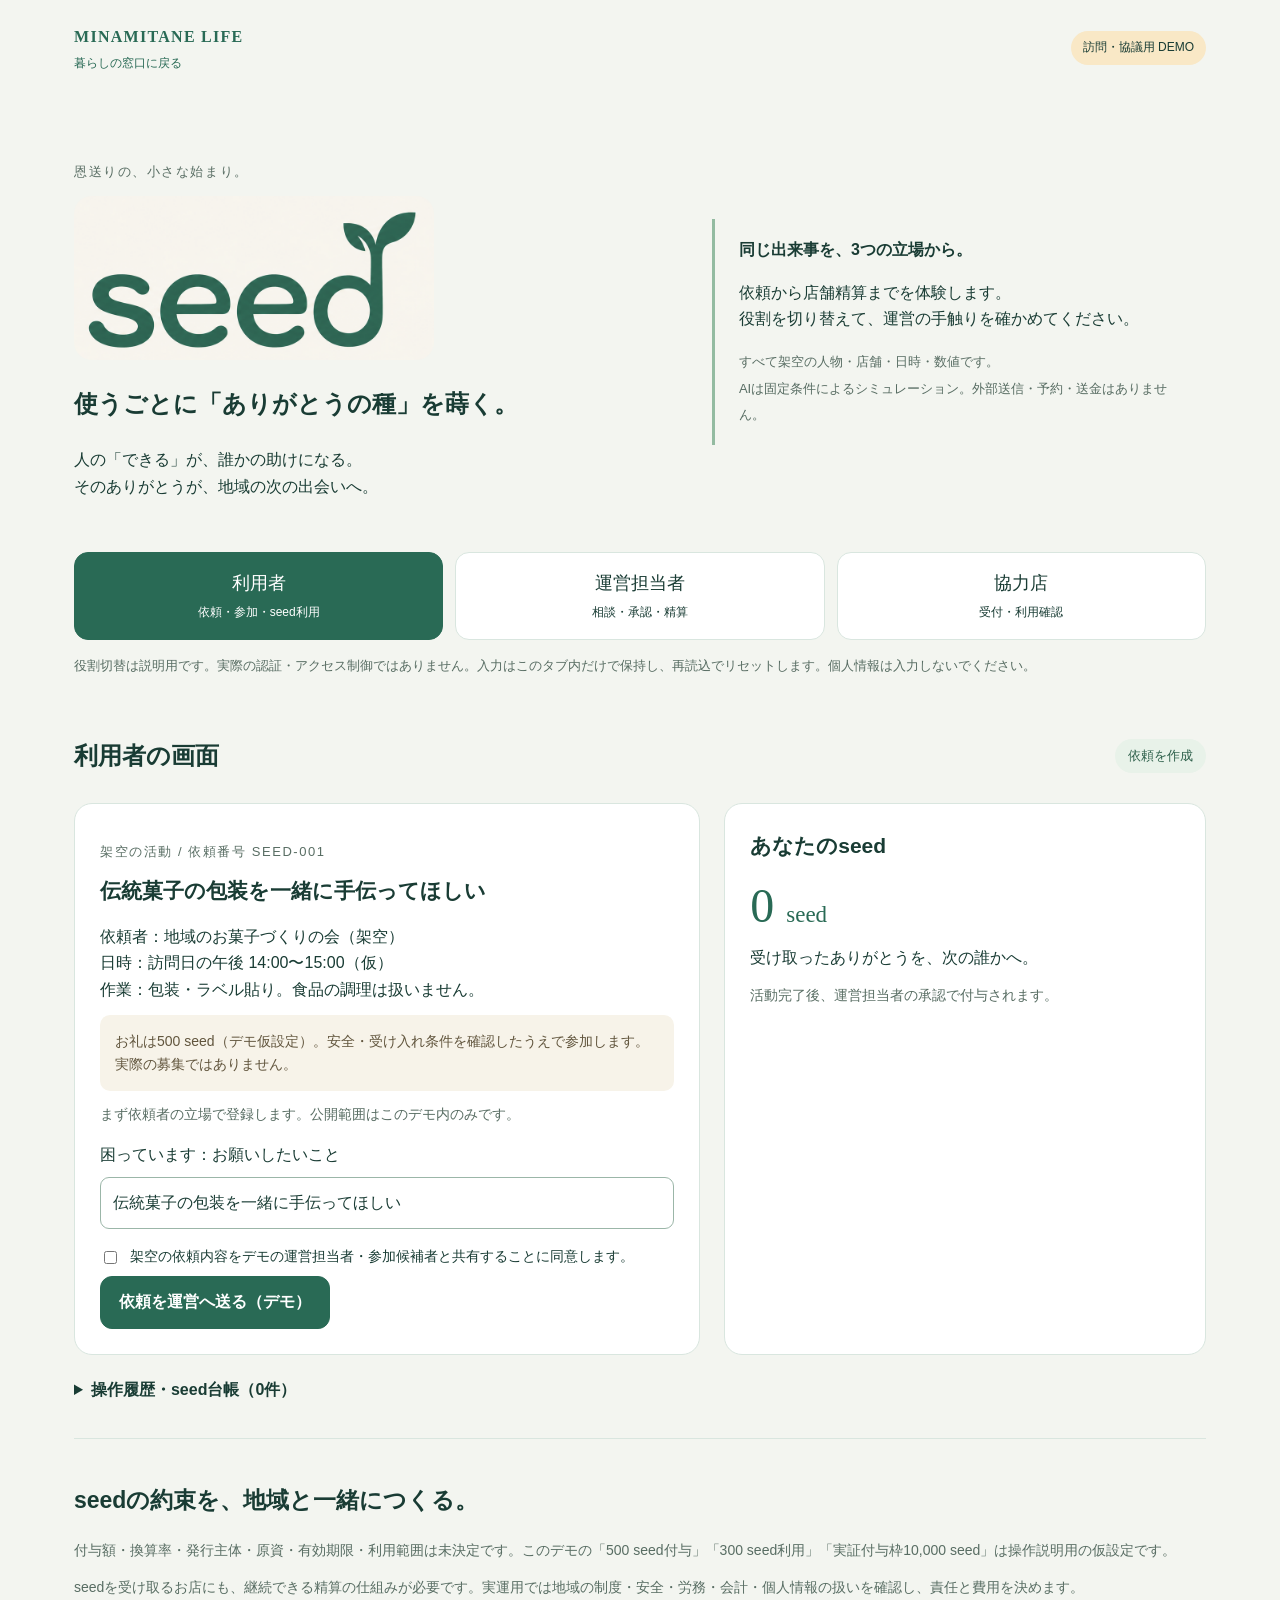
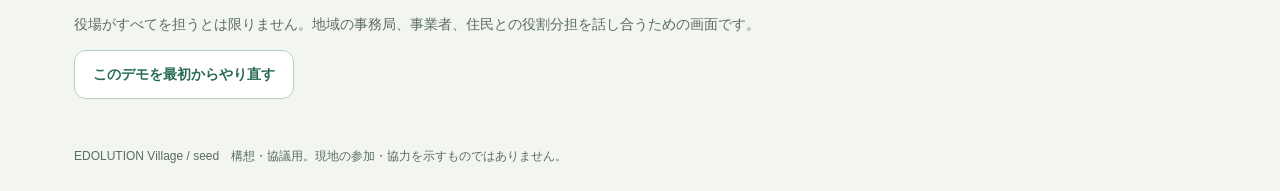
<file: seed.html>
<!doctype html>
<html lang="ja"><head><meta charset="utf-8"><meta name="viewport" content="width=device-width,initial-scale=1"><title>seed | ありがとうの種を蒔く 運用デモ</title><link rel="stylesheet" href="seed.css"><link rel="stylesheet" href="seed-logo.css"><script defer src="seed-model.js"></script><script defer src="seed-ui.js"></script></head>
<body><header><a class="brand" href="index.html">MINAMITANE LIFE<small>暮らしの窓口に戻る</small></a><span class="demo">訪問・協議用 DEMO</span></header>
<main><section class="intro"><div><p class="eyebrow">恩送りの、小さな始まり。</p><h1 class="seed-logo"><img src="assets/seed-logo-sprout-v1.png" alt="seed（シード）" width="1536" height="1024"></h1><p class="lead">使うごとに「ありがとうの種」を蒔く。</p><p>人の「できる」が、誰かの助けになる。<br>そのありがとうが、地域の次の出会いへ。</p></div><aside><b>同じ出来事を、3つの立場から。</b><p>依頼から店舗精算までを体験します。<br>役割を切り替えて、運営の手触りを確かめてください。</p><small>すべて架空の人物・店舗・日時・数値です。<br>AIは固定条件によるシミュレーション。外部送信・予約・送金はありません。</small></aside></section>
<nav class="roles" aria-label="デモの役割"><button data-role="user" aria-pressed="true">利用者<span>依頼・参加・seed利用</span></button><button data-role="operator" aria-pressed="false">運営担当者<span>相談・承認・精算</span></button><button data-role="merchant" aria-pressed="false">協力店<span>受付・利用確認</span></button></nav>
<p class="scope">役割切替は説明用です。実際の認証・アクセス制御ではありません。入力はこのタブ内だけで保持し、再読込でリセットします。個人情報は入力しないでください。</p>
<div id="status" class="status" role="status" aria-live="polite"></div><section id="workspace" aria-label="役割別の操作画面"></section>
<section class="bottom"><h2>seedの約束を、地域と一緒につくる。</h2><p>付与額・換算率・発行主体・原資・有効期限・利用範囲は未決定です。このデモの「500 seed付与」「300 seed利用」「実証付与枠10,000 seed」は操作説明用の仮設定です。</p><p>seedを受け取るお店にも、継続できる精算の仕組みが必要です。実運用では地域の制度・安全・労務・会計・個人情報の扱いを確認し、責任と費用を決めます。</p><p>役場がすべてを担うとは限りません。地域の事務局、事業者、住民との役割分担を話し合うための画面です。</p><button id="reset" class="secondary">このデモを最初からやり直す</button></section></main><footer>EDOLUTION Village / seed　構想・協議用。現地の参加・協力を示すものではありません。</footer></body></html>
</file>
<file: seed.css>
:root{--ink:#193c34;--muted:#586d63;--green:#296a55;--paper:#f3f5f0;--line:#d9e6df;--sand:#f7f3e9}*{box-sizing:border-box}body{margin:0;background:var(--paper);color:var(--ink);font-family:-apple-system,BlinkMacSystemFont,'Hiragino Sans',sans-serif;line-height:1.65}header,main,footer{max-width:1180px;margin:auto;padding:24px}header{display:flex;justify-content:space-between;align-items:center;gap:16px}.brand{color:var(--green);text-decoration:none;font-family:Georgia,serif;letter-spacing:.08em;font-weight:bold}.brand small{display:block;font:12px sans-serif;letter-spacing:0;margin-top:5px}.demo{font-size:12px;background:#f9e8c6;padding:7px 12px;border-radius:20px;white-space:nowrap}.intro{display:grid;grid-template-columns:1.2fr 1fr;gap:45px;padding:28px 0 36px}.intro h1{font:80px Georgia,serif;margin:0;color:var(--green)}.intro h1 span{font:16px sans-serif;margin-left:20px}.eyebrow{letter-spacing:.12em;font-size:13px;color:var(--muted)}.lead{font-size:24px;font-weight:600}.intro aside{border-left:3px solid #93bba1;padding:18px 24px;align-self:center}.intro aside small,.scope{color:var(--muted);font-size:13px}.roles{display:flex;gap:12px}.roles button{flex:1;background:white;border:1px solid var(--line);color:var(--ink);padding:16px;border-radius:14px;font-size:18px}.roles button span{display:block;font-size:12px;margin-top:4px}.roles button[aria-pressed=true]{background:var(--green);color:white;border-color:var(--green)}button,input{font:inherit}button{cursor:pointer}button:focus-visible,a:focus-visible,input:focus-visible{outline:3px solid #c58b25;outline-offset:3px}button:disabled{cursor:not-allowed;opacity:.5}.scope{margin:15px 0 25px}.status{min-height:30px;color:var(--green);font-weight:600}.status.error{color:#a13528}.workspace-title{display:flex;justify-content:space-between;align-items:center;gap:20px}.workspace-title h2{margin:5px 0}.badge{display:inline-block;background:#e8f2e9;color:#2e604b;border-radius:18px;padding:6px 13px;font-size:13px}.grid{display:grid;grid-template-columns:1.3fr 1fr;gap:24px;margin:22px 0}.panel{padding:25px;border:1px solid var(--line);background:white;border-radius:18px;min-width:0}.panel h3{margin:0 0 15px;font-size:21px}.panel p{margin:12px 0}.secondary,.primary{border-radius:12px;padding:12px 18px;min-height:44px;border:1px solid #b8d0c0;background:white;color:var(--green);font-weight:600}.primary{background:var(--green);color:white;border-color:var(--green)}.hint{background:var(--sand);padding:15px;border-radius:10px;font-size:14px;color:#61553d}.muted{font-size:14px;color:var(--muted)}label{display:block;margin:16px 0 8px}input[type=text],input[type=number]{width:100%;border:1px solid #9bb6a8;border-radius:9px;padding:12px;background:#fff;color:var(--ink)}.check{display:flex;gap:10px;align-items:flex-start;font-size:14px}.check input{margin-top:6px;flex:none}.balance{font:48px Georgia,serif;color:var(--green)}.balance small{font-size:23px}.metrics{display:grid;grid-template-columns:repeat(4,1fr);gap:16px;margin:24px 0}.metric{padding:16px 0;border-bottom:2px solid #bed3c4}.metric span{display:block;font-size:13px;color:var(--muted)}.metric b{font-size:27px}.timeline{padding-left:20px}.timeline li{margin:8px 0;font-size:14px}.timeline .done{color:var(--green);font-weight:600}.table-wrap{overflow-x:auto}table{width:100%;border-collapse:collapse;font-size:14px}th,td{padding:12px 10px;text-align:left;border-bottom:1px solid var(--line)}th{color:var(--muted);white-space:nowrap}.bottom{border-top:1px solid var(--line);margin-top:35px;padding-top:24px;color:var(--muted);font-size:14px}.bottom h2{font-size:23px;color:var(--ink)}footer{font-size:12px;color:var(--muted)}.actions{display:flex;gap:12px;flex-wrap:wrap;margin-top:16px}details{margin-top:20px}summary{cursor:pointer;font-weight:600}a{color:var(--green)}@media(max-width:700px){header,main,footer{padding:16px}.intro,.grid{grid-template-columns:1fr;gap:18px}.intro{padding-top:8px}.intro h1{font-size:62px}.intro aside{padding:12px 18px}.lead{font-size:21px}.roles{gap:7px}.roles button{padding:12px 5px;font-size:15px}.roles button span{font-size:10px}.panel{padding:18px}.metrics{grid-template-columns:repeat(2,1fr)}.workspace-title{align-items:flex-start;flex-direction:column;gap:7px}.demo{font-size:10px}}
</file>
<file: seed-logo.css>
/* Preserve the approved artwork; trim only its empty margins in layout. */
.intro h1.seed-logo {
  position: relative;
  width: min(100%, 360px);
  aspect-ratio: 900 / 410;
  overflow: hidden;
  margin: 8px 0 18px;
  border-radius: 18px;
}
.seed-logo img {
  position: absolute;
  width: 170.6667%;
  max-width: none;
  height: auto;
  left: -36.6667%;
  top: -63.4146%;
}
</file>
